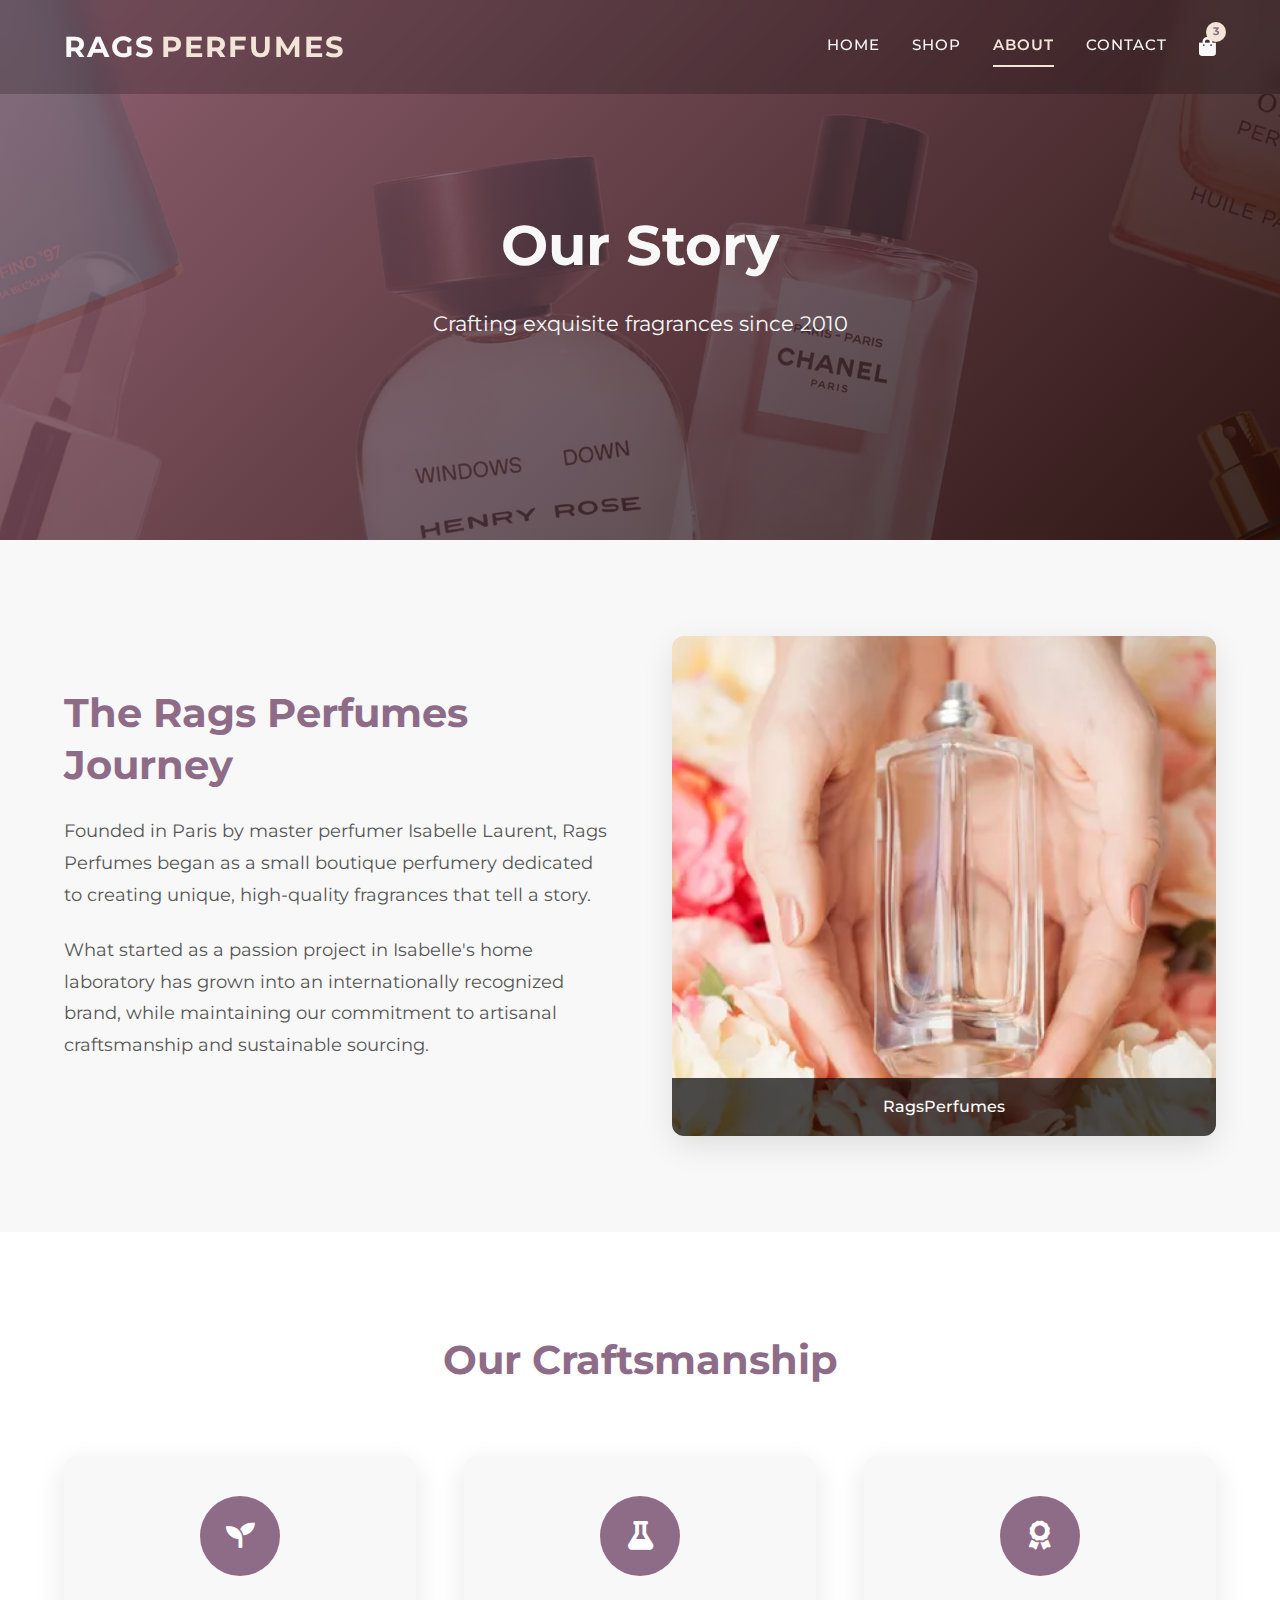
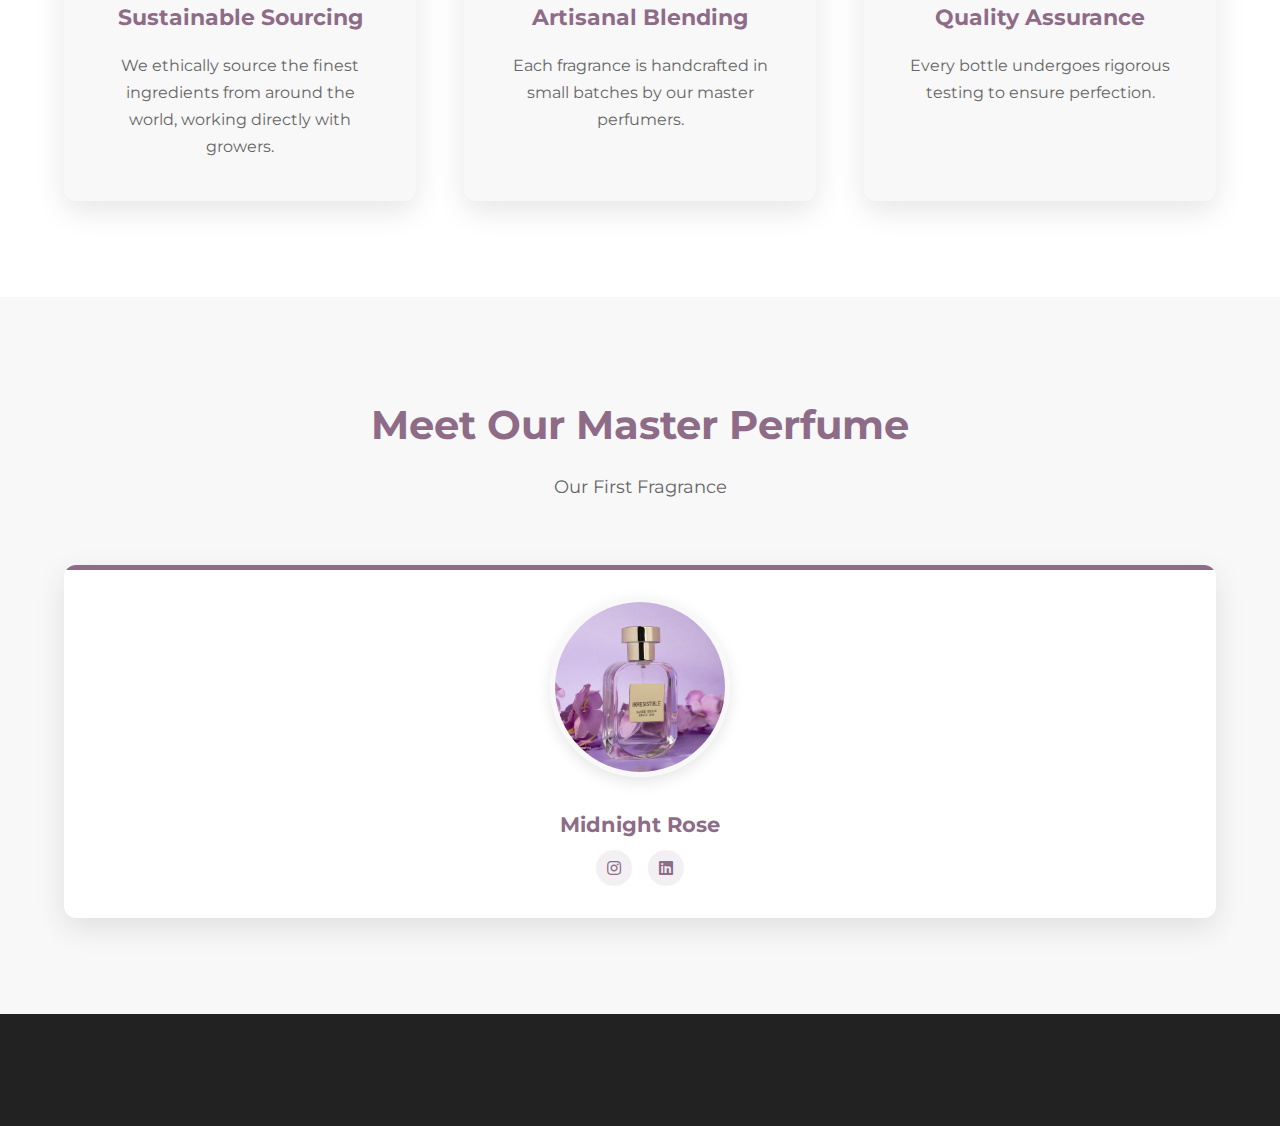
<file: about.html>
<!DOCTYPE html>
<html lang="en">
<head>
    <meta charset="UTF-8">
    <meta name="viewport" content="width=device-width, initial-scale=1.0">
    <title>About Us | Rags Perfumes</title>
    <link rel="stylesheet" href="style.css">
    <link href="https://fonts.googleapis.com/css2?family=Montserrat:wght@300;400;500;600;700&display=swap" rel="stylesheet">
    <link rel="stylesheet" href="https://cdnjs.cloudflare.com/ajax/libs/font-awesome/5.15.3/css/all.min.css">
</head>
<body>
    <header class="about-header" style="background-image: url(bg22.webp);">
        <div class="header-overlay"></div>
        <nav class="navbar">
            <div class="logo">RAGS<span>PERFUMES</span></div>
            <ul class="nav-links">
                <li><a href="index.html">Home</a></li>
                <li><a href="shop.html">Shop</a></li>
                <li><a href="about.html" class="active">About</a></li>
                <li><a href="contact.html">Contact</a></li>
                <li class="cart-icon">
                    <i class="fas fa-shopping-bag"></i>
                    <span class="cart-count">3</span>
                </li>
            </ul>
        </nav>
        <div class="about-header-content">
            <h1>Our Story</h1>
            <p>Crafting exquisite fragrances since 2010</p>
        </div>
    </header>
    <section class="our-story">
        <div class="story-container">
            <div class="story-text">
                <h2>The Rags Perfumes Journey</h2>
                <p>Founded in Paris by master perfumer Isabelle Laurent, Rags Perfumes began as a small boutique perfumery dedicated to creating unique, high-quality fragrances that tell a story.</p>
                <p>What started as a passion project in Isabelle's home laboratory has grown into an internationally recognized brand, while maintaining our commitment to artisanal craftsmanship and sustainable sourcing.</p>
            </div>
            <div class="story-image">
                <img src="bg25.jpg" alt="Our Founder">
                <div class="image-caption">RagsPerfumes</div>
            </div>
        </div>
    </section>
    <section class="craftsmanship">
        <div class="craft-container">
            <h2>Our Craftsmanship</h2>
            <div class="craft-steps">
                <div class="step">
                    <div class="step-icon"><i class="fas fa-seedling"></i></div>
                    <h3>Sustainable Sourcing</h3>
                    <p>We ethically source the finest ingredients from around the world, working directly with growers.</p>
                </div>
                <div class="step">
                    <div class="step-icon"><i class="fas fa-flask"></i></div>
                    <h3>Artisanal Blending</h3>
                    <p>Each fragrance is handcrafted in small batches by our master perfumers.</p>
                </div>
                <div class="step">
                    <div class="step-icon"><i class="fas fa-award"></i></div>
                    <h3>Quality Assurance</h3>
                    <p>Every bottle undergoes rigorous testing to ensure perfection.</p>
                </div>
            </div>
        </div>
    </section>
    <section class="team-section">
        <div class="section-title">
            <h2>Meet Our Master Perfume</h2>
            <p> Our First Fragrance</p>
        </div>
        <div class="team-grid">
            <div class="team-member">
                <img src="perfume16.webp" alt="Midnight rose">
                <h3>Midnight Rose</h3>
                <div class="social-links">
                    <a href="#"><i class="fab fa-instagram"></i></a>
                    <a href="#"><i class="fab fa-linkedin"></i></a>
                </div>
            </div>
        </div>
    </section>
    <footer>
    </footer>
</body>
</html>
</file>
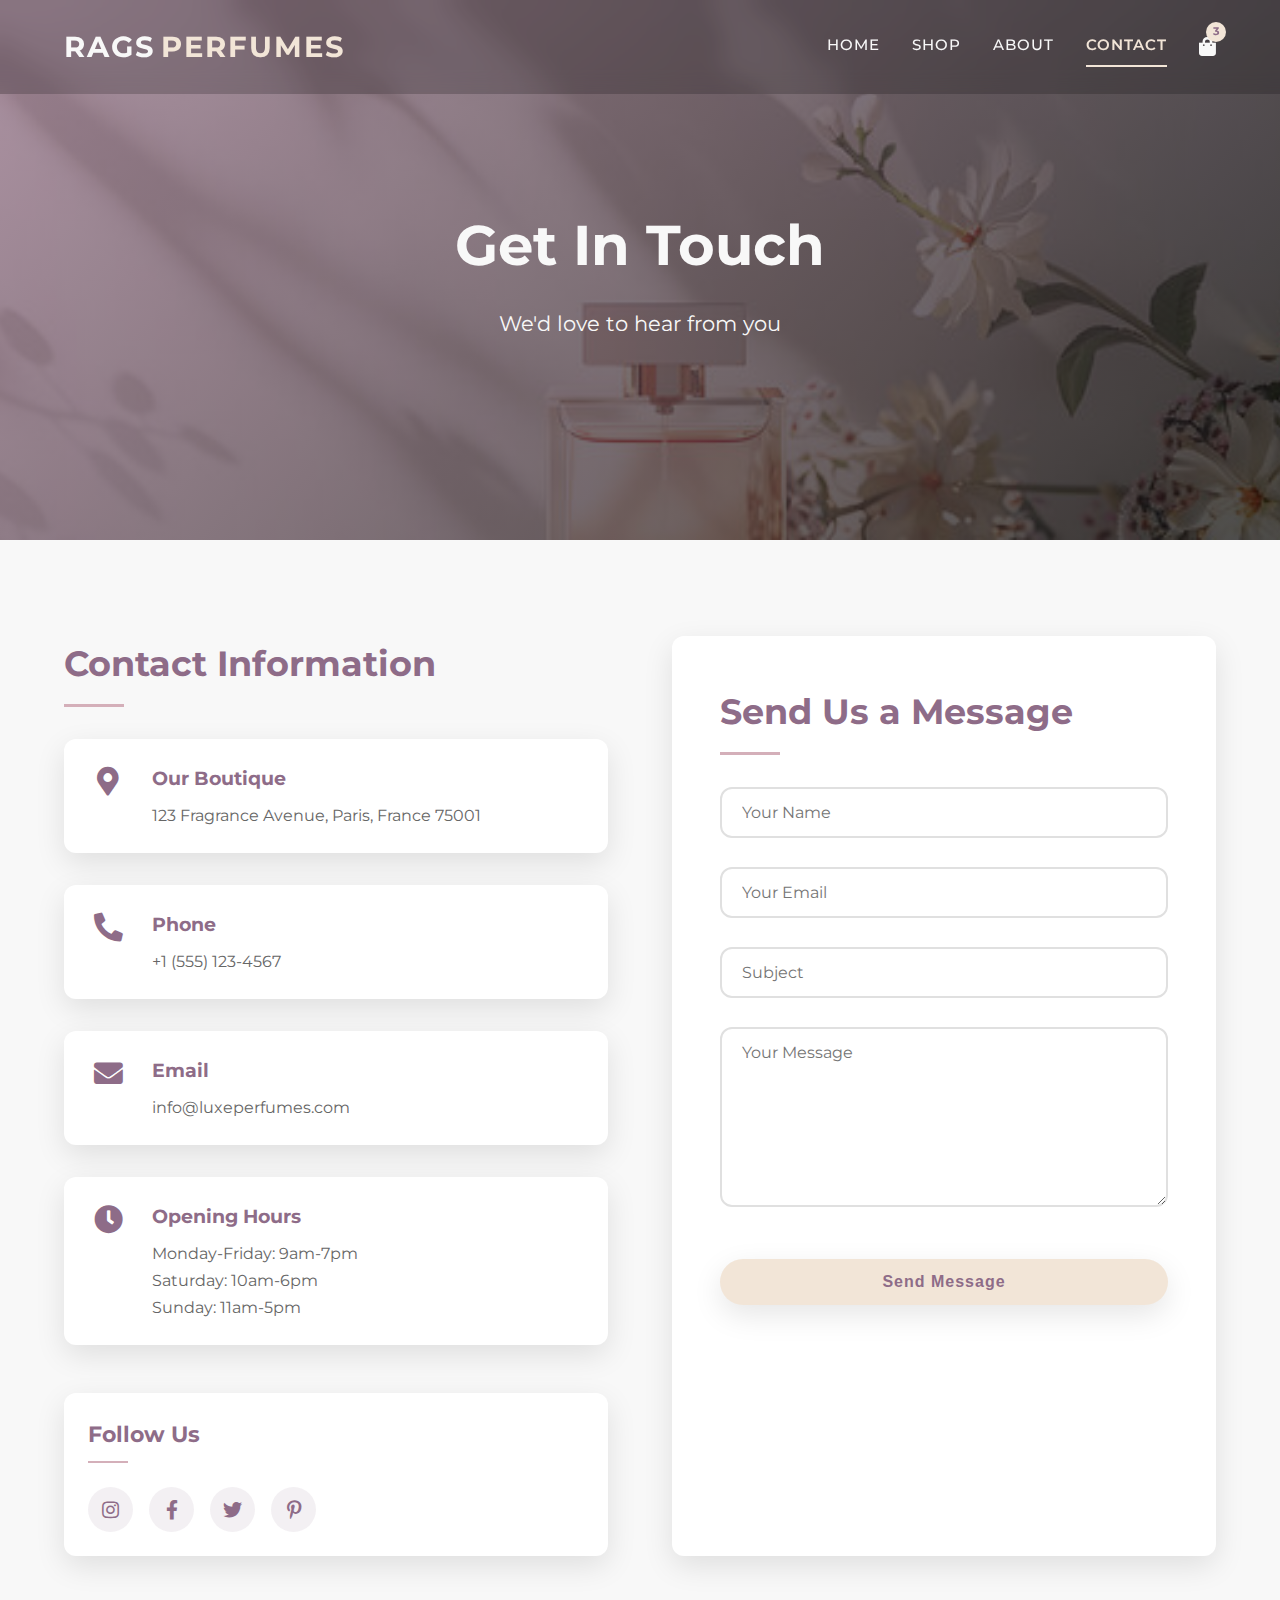
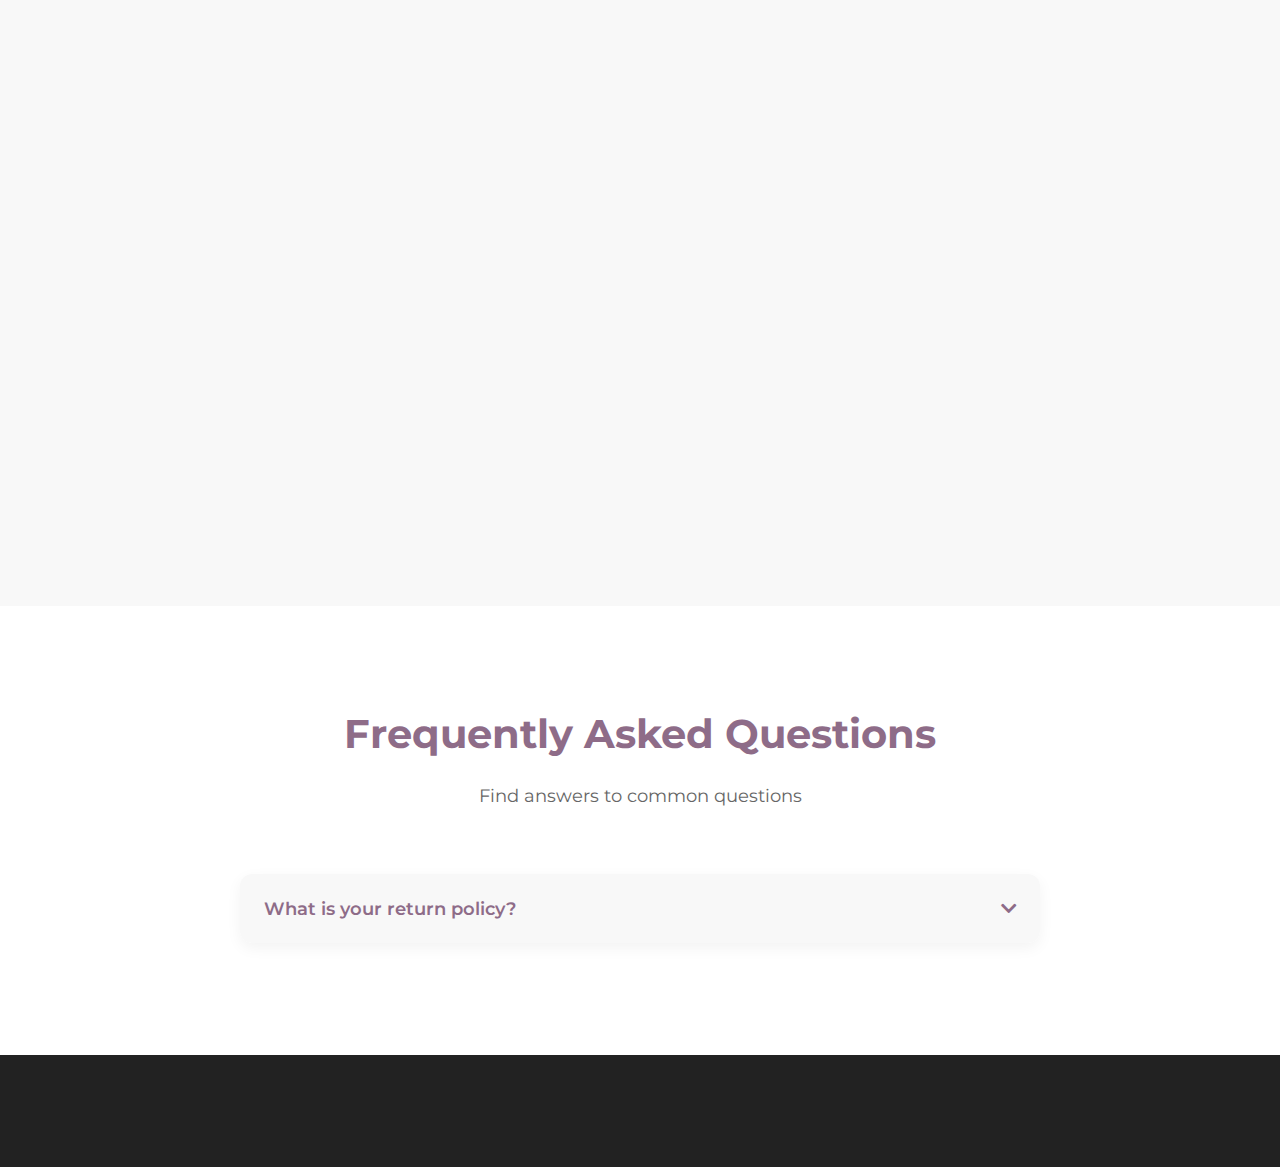
<file: contact.html>
<!DOCTYPE html>
<html lang="en">
<head>
    <meta charset="UTF-8">
    <meta name="viewport" content="width=device-width, initial-scale=1.0">
    <title>Contact Us | Rags Perfumes</title>
    <link rel="stylesheet" href="style.css">
    <link href="https://fonts.googleapis.com/css2?family=Montserrat:wght@300;400;500;600;700&display=swap" rel="stylesheet">
    <link rel="stylesheet" href="https://cdnjs.cloudflare.com/ajax/libs/font-awesome/5.15.3/css/all.min.css">
</head>
<body>
    <header class="contact-header" style="background-image: url('bg12.jpg');">
        <div class="header-overlay"></div>
        <nav class="navbar">
            <div class="logo">RAGS<span>PERFUMES</span></div>
            <ul class="nav-links">
                <li><a href="index.html">Home</a></li>
                <li><a href="shop.html">Shop</a></li>
                <li><a href="about.html">About</a></li>
                <li><a href="contact.html" class="active">Contact</a></li>
                <li class="cart-icon">
                    <i class="fas fa-shopping-bag"></i>
                    <span class="cart-count">3</span>
                </li>
            </ul>
        </nav>
        <div class="contact-header-content">
            <h1>Get In Touch</h1>
            <p>We'd love to hear from you</p>
        </div>
    </header>
    <section class="contact-section">
        <div class="contact-container">
            <div class="contact-info">
                <h2>Contact Information</h2>
                <div class="info-item">
                    <i class="fas fa-map-marker-alt"></i>
                    <div>
                        <h3>Our Boutique</h3>
                        <p>123 Fragrance Avenue, Paris, France 75001</p>
                    </div>
                </div>
                <div class="info-item">
                    <i class="fas fa-phone-alt"></i>
                    <div>
                        <h3>Phone</h3>
                        <p>+1 (555) 123-4567</p>
                    </div>
                </div>
                <div class="info-item">
                    <i class="fas fa-envelope"></i>
                    <div>
                        <h3>Email</h3>
                        <p>info@luxeperfumes.com</p>
                    </div>
                </div>
                <div class="info-item">
                    <i class="fas fa-clock"></i>
                    <div>
                        <h3>Opening Hours</h3>
                        <p>Monday-Friday: 9am-7pm<br>Saturday: 10am-6pm<br>Sunday: 11am-5pm</p>
                    </div>
                </div>
                <div class="social-media">
                    <h3>Follow Us</h3>
                    <div class="social-icons">
                        <a href="#"><i class="fab fa-instagram"></i></a>
                        <a href="#"><i class="fab fa-facebook-f"></i></a>
                        <a href="#"><i class="fab fa-twitter"></i></a>
                        <a href="#"><i class="fab fa-pinterest-p"></i></a>
                    </div>
                </div>
            </div>
            <div class="contact-form">
                <h2>Send Us a Message</h2>
                <form>
                    <div class="form-group">
                        <input type="text" placeholder="Your Name" required>
                    </div>
                    <div class="form-group">
                        <input type="email" placeholder="Your Email" required>
                    </div>
                    <div class="form-group">
                        <input type="text" placeholder="Subject">
                    </div>
                    <div class="form-group">
                        <textarea placeholder="Your Message" rows="5" required></textarea>
                    </div>
                    <button type="submit" class="btn">Send Message</button>
                </form>
            </div>
        </div>
    </section>

    <section class="map-section">
        <iframe src="https://www.google.com/maps/embed?pb=!1m18!1m12!1m3!1d2624.99144060821!2d2.292292615509614!3d48.85837360866186!2m3!1f0!2f0!3f0!3m2!1i1024!2i768!4f13.1!3m3!1m2!1s0x47e66e2964e34e2d%3A0x8ddca9ee380ef7e0!2sEiffel%20Tower!5e0!3m2!1sen!2sfr!4v1620000000000!5m2!1sen!2sfr" width="100%" height="450" style="border:0;" allowfullscreen="" loading="lazy"></iframe>
    </section>

    <section class="faq-section">
        <div class="section-title">
            <h2>Frequently Asked Questions</h2>
            <p>Find answers to common questions</p>
        </div>
        <div class="faq-container">
            <div class="faq-item">
                <button class="faq-question">
                    What is your return policy?
                    <i class="fas fa-chevron-down"></i>
                </button>
                <div class="faq-answer">
                    <p>We accept returns within 30 days of purchase for unopened and unused products. Please contact our customer service team to initiate a return.</p>
                </div>
            </div>
        </div>
    </section>
    <footer>
    </footer>
</body>
</html>
</file>
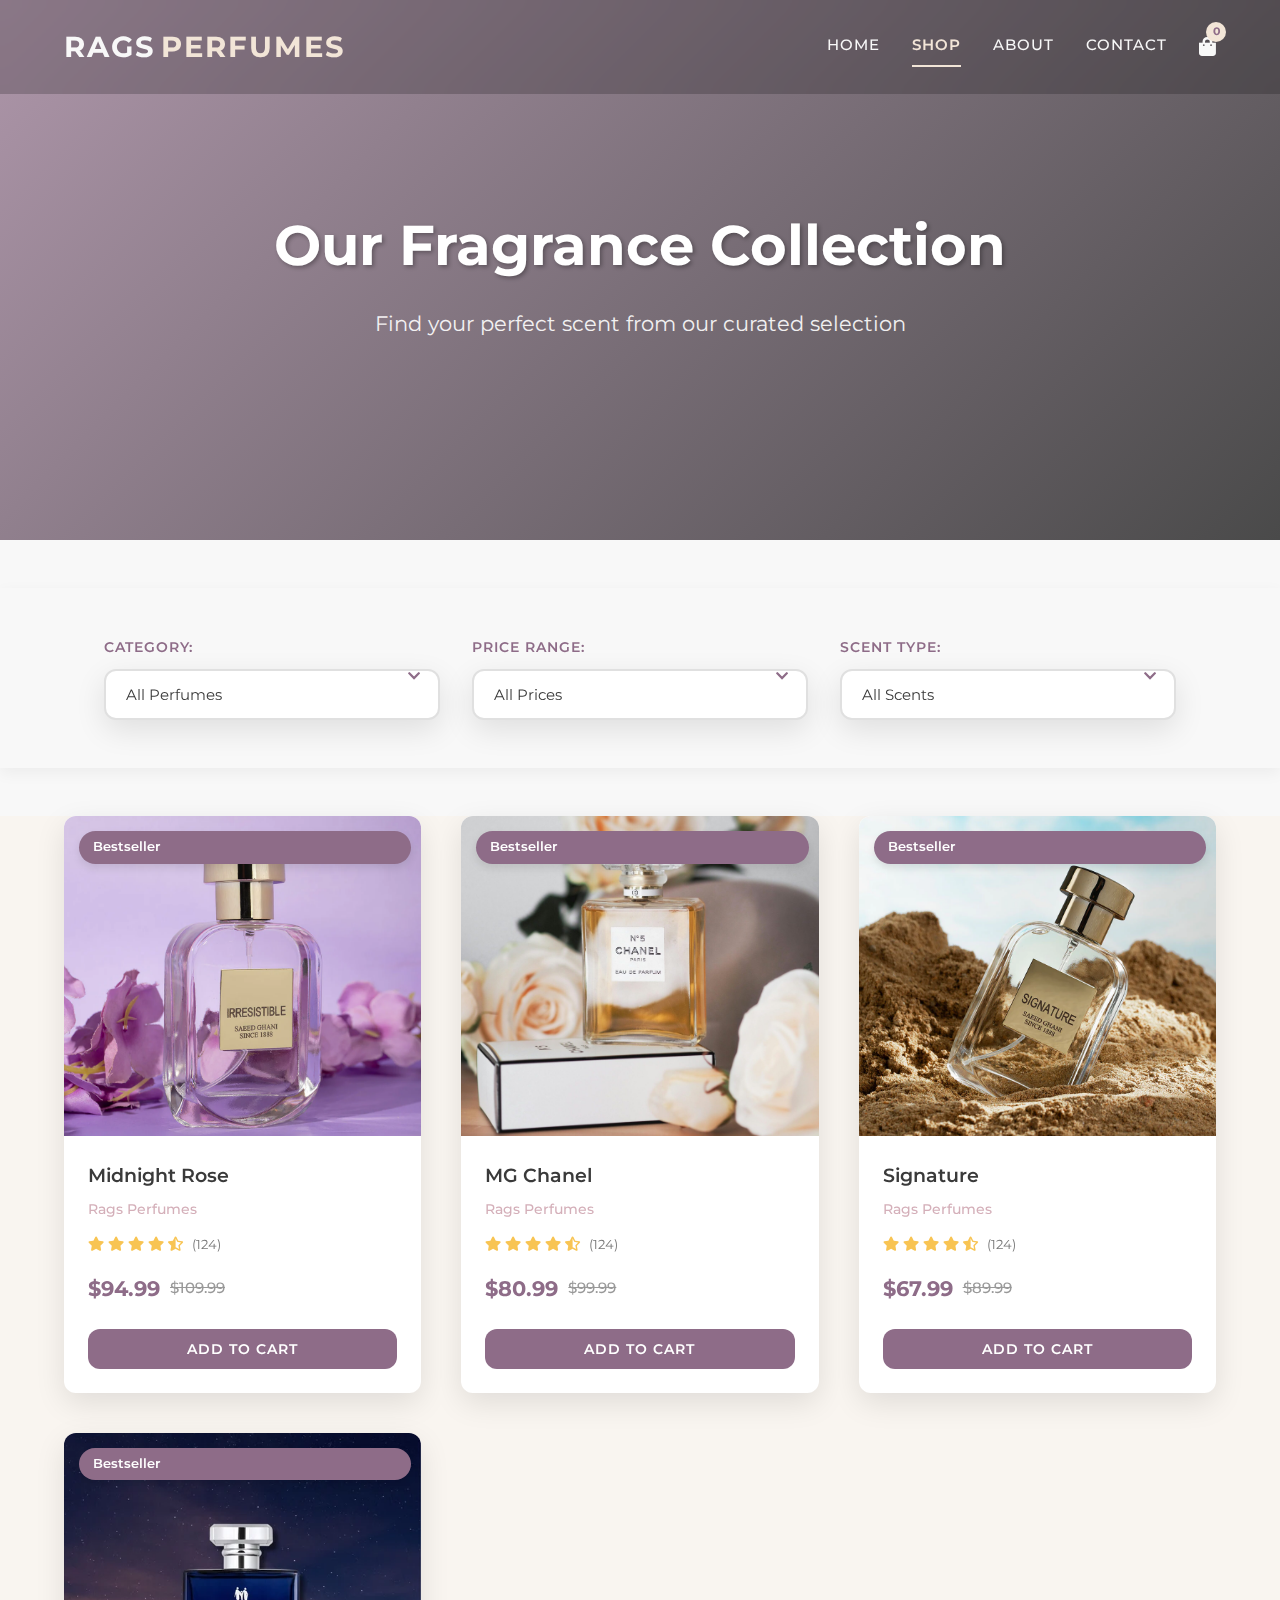
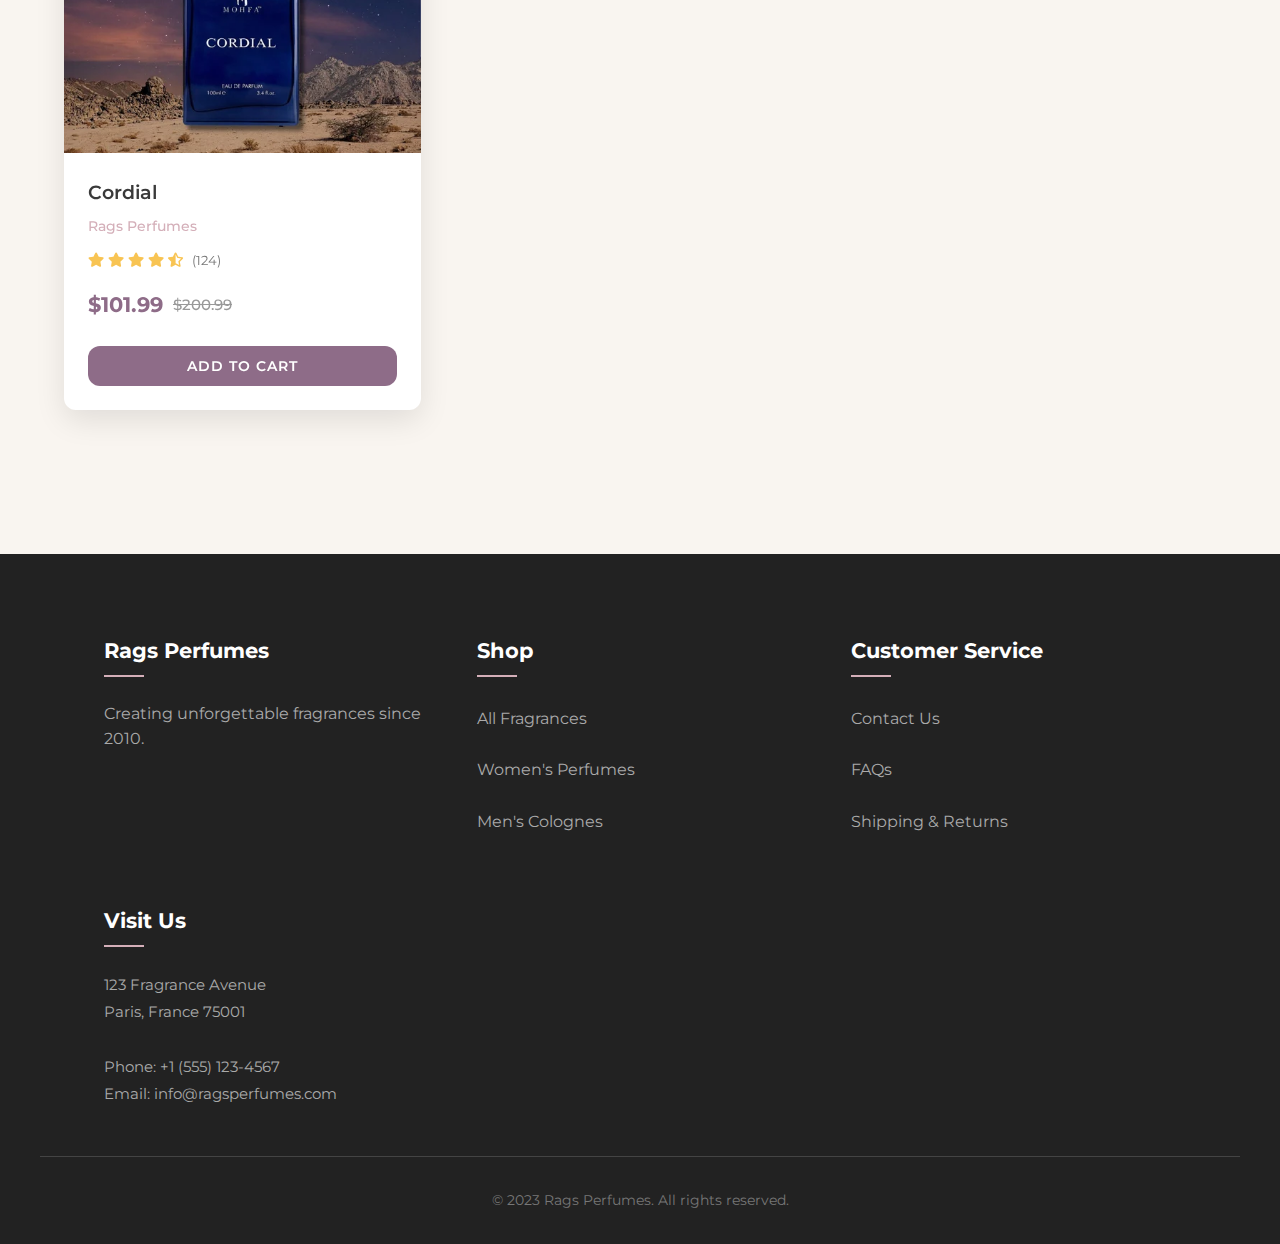
<file: shop.html>
<!DOCTYPE html>
<html lang="en">
<head>
    <meta charset="UTF-8">
    <meta name="viewport" content="width=device-width, initial-scale=1.0">
    <title>Shop | Rags Perfumes</title>
    <link rel="stylesheet" href="style.css">
    <link href="https://fonts.googleapis.com/css2?family=Montserrat:wght@300;400;500;600;700&display=swap" rel="stylesheet">
    <link rel="stylesheet" href="https://cdnjs.cloudflare.com/ajax/libs/font-awesome/5.15.3/css/all.min.css">
</head>
<body>
    <!-- Navigation -->
    <header class="shop-header">
        <div class="header-overlay"></div>
        <nav class="navbar">
            <div class="logo">RAGS<span>PERFUMES</span></div>
            <ul class="nav-links">
                <li><a href="index.html">Home</a></li>
                <li><a href="shop.html" class="active">Shop</a></li>
                <li><a href="about.html">About</a></li>
                <li><a href="contact.html">Contact</a></li>
                <li class="cart-icon" id="cart-icon">
                    <i class="fas fa-shopping-bag"></i>
                    <span class="cart-count">0</span>
                </li>
            </ul>
        </nav>
        <div class="shop-header-content">
            <h1>Our Fragrance Collection</h1>
            <p>Find your perfect scent from our curated selection</p>
        </div>
    </header>

    <!-- Shop Filters -->
    <section class="shop-filters">
        <div class="filter-container">
            <div class="filter-group">
                <label for="category">Category:</label>
                <select id="category">
                    <option value="all">All Perfumes</option>
                    <option value="women">Women's Fragrances</option>
                    <option value="men">Men's Fragrances</option>
                </select>
            </div>
            <div class="filter-group">
                <label for="price">Price Range:</label>
                <select id="price">
                    <option value="all">All Prices</option>
                    <option value="low">Under $50</option>
                    <option value="medium">$50 - $100</option>
                    <option value="high">Over $100</option>
                </select>
            </div>
            <div class="filter-group">
                <label for="scent">Scent Type:</label>
                <select id="scent">
                    <option value="all">All Scents</option>
                    <option value="floral">Floral</option>
                    <option value="woody">Woody</option>
                    <option value="fresh">Fresh</option>
                    <option value="oriental">Oriental</option>
                </select>
            </div>
        </div>
    </section>

    <!-- Product Grid -->
    <section class="product-grid-section">
        <div class="product-grid">
            <!-- Product 1 -->
            <div class="product-card" data-id="1" data-category="women" data-price="94.99" data-scent="floral">
                <div class="product-badge">Bestseller</div>
                <div class="product-img">
                    <img src="perfume16.webp" alt="Midnight Rose">
                </div>
                <div class="product-info">
                    <h3>Midnight Rose</h3>
                    <span class="brand">Rags Perfumes</span>
                    <div class="rating">
                        <i class="fas fa-star"></i>
                        <i class="fas fa-star"></i>
                        <i class="fas fa-star"></i>
                        <i class="fas fa-star"></i>
                        <i class="fas fa-star-half-alt"></i>
                        <span>(124)</span>
                    </div>
                    <div class="price">$94.99 <span class="old-price">$109.99</span></div>
                    <button class="add-to-cart">Add to Cart</button>
                </div>
            </div>
            
            <!-- Product 2 -->
            <div class="product-card" data-id="2" data-category="women" data-price="80.99" data-scent="floral">
                <div class="product-badge">Bestseller</div>
                <div class="product-img">
                    <img src="bg28.jpg" alt="MG Chanel">
                </div>
                <div class="product-info">
                    <h3>MG Chanel</h3>
                    <span class="brand">Rags Perfumes</span>
                    <div class="rating">
                        <i class="fas fa-star"></i>
                        <i class="fas fa-star"></i>
                        <i class="fas fa-star"></i>
                        <i class="fas fa-star"></i>
                        <i class="fas fa-star-half-alt"></i>
                        <span>(124)</span>
                    </div>
                    <div class="price">$80.99 <span class="old-price">$99.99</span></div>
                    <button class="add-to-cart">Add to Cart</button>
                </div>
            </div>
            
            <!-- Product 3 -->
            <div class="product-card" data-id="3" data-category="men" data-price="67.99" data-scent="woody">
                <div class="product-badge">Bestseller</div>
                <div class="product-img">
                    <img src="perfume.webp" alt="Signature">
                </div>
                <div class="product-info">
                    <h3>Signature</h3>
                    <span class="brand">Rags Perfumes</span>
                    <div class="rating">
                        <i class="fas fa-star"></i>
                        <i class="fas fa-star"></i>
                        <i class="fas fa-star"></i>
                        <i class="fas fa-star"></i>
                        <i class="fas fa-star-half-alt"></i>
                        <span>(124)</span>
                    </div>
                    <div class="price">$67.99 <span class="old-price">$89.99</span></div>
                    <button class="add-to-cart">Add to Cart</button>
                </div>
            </div>
            
            <!-- Product 4 -->
            <div class="product-card" data-id="4" data-category="men" data-price="101.99" data-scent="oriental">
                <div class="product-badge">Bestseller</div>
                <div class="product-img">
                    <img src="bg30.webp" alt="Cordial">
                </div>
                <div class="product-info">
                    <h3>Cordial</h3>
                    <span class="brand">Rags Perfumes</span>
                    <div class="rating">
                        <i class="fas fa-star"></i>
                        <i class="fas fa-star"></i>
                        <i class="fas fa-star"></i>
                        <i class="fas fa-star"></i>
                        <i class="fas fa-star-half-alt"></i>
                        <span>(124)</span>
                    </div>
                    <div class="price">$101.99 <span class="old-price">$200.99</span></div>
                    <button class="add-to-cart">Add to Cart</button>
                </div>
            </div>
        </div>
    </section>

    <!-- Cart Modal -->
    <div class="overlay" id="overlay"></div>
    <div class="cart-modal" id="cart-modal">
        <div class="cart-header">
            <h3>Your Cart</h3>
            <button class="close-cart" id="close-cart">&times;</button>
        </div>
        <div class="cart-items" id="cart-items">
            <!-- Cart items will be added here dynamically -->
        </div>
        <div class="cart-total" id="cart-total">
            Total: $0.00
        </div>
        <button class="checkout-btn" id="checkout-btn">Proceed to Checkout</button>
    </div>

    <!-- Footer -->
    <footer>
        <div class="footer-content">
            <div class="footer-column">
                <h3>Rags Perfumes</h3>
                <p>Creating unforgettable fragrances since 2010.</p>
            </div>
            <div class="footer-column">
                <h3>Shop</h3>
                <ul>
                    <li><a href="#">All Fragrances</a></li>
                    <li><a href="#">Women's Perfumes</a></li>
                    <li><a href="#">Men's Colognes</a></li>
                </ul>
            </div>
            <div class="footer-column">
                <h3>Customer Service</h3>
                <ul>
                    <li><a href="#">Contact Us</a></li>
                    <li><a href="#">FAQs</a></li>
                    <li><a href="#">Shipping & Returns</a></li>
                </ul>
            </div>
            <div class="footer-column">
                <h3>Visit Us</h3>
                <address>
                    123 Fragrance Avenue<br>
                    Paris, France 75001<br>
                    <br>
                    Phone: +1 (555) 123-4567<br>
                    Email: info@ragsperfumes.com
                </address>
            </div>
        </div>
        <div class="copyright">
            <p>&copy; 2023 Rags Perfumes. All rights reserved.</p>
        </div>
    </footer>

    <script>
        document.addEventListener('DOMContentLoaded', function() {
            const cart = [];
            const cartIcon = document.getElementById('cart-icon');
            const cartModal = document.getElementById('cart-modal');
            const overlay = document.getElementById('overlay');
            const closeCart = document.getElementById('close-cart');
            const cartItemsContainer = document.getElementById('cart-items');
            const cartTotal = document.getElementById('cart-total');
            const checkoutBtn = document.getElementById('checkout-btn');
            const addToCartButtons = document.querySelectorAll('.add-to-cart');
            const filterSelects = document.querySelectorAll('.filter-container select');
            
            // Toggle cart modal
            cartIcon.addEventListener('click', toggleCart);
            closeCart.addEventListener('click', toggleCart);
            overlay.addEventListener('click', toggleCart);
            
            // Add to cart functionality
            addToCartButtons.forEach(button => {
                button.addEventListener('click', addToCart);
            });
            
            // Filter functionality
            filterSelects.forEach(select => {
                select.addEventListener('change', filterProducts);
            });
            
            // Checkout button
            checkoutBtn.addEventListener('click', proceedToCheckout);
            
            function toggleCart() {
                cartModal.classList.toggle('active');
                overlay.classList.toggle('active');
            }
            
            function addToCart(e) {
                const productCard = e.target.closest('.product-card');
                const productId = productCard.dataset.id;
                const productName = productCard.querySelector('h3').textContent;
                const productPrice = parseFloat(productCard.dataset.price);
                const productImage = productCard.querySelector('img').src;
                
                // Check if product already in cart
                const existingItem = cart.find(item => item.id === productId);
                
                if (existingItem) {
                    existingItem.quantity += 1;
                } else {
                    cart.push({
                        id: productId,
                        name: productName,
                        price: productPrice,
                        image: productImage,
                        quantity: 1
                    });
                }
                
                updateCart();
                toggleCart();
            }
            
            function updateCart() {
                const totalItems = cart.reduce((total, item) => total + item.quantity, 0);
                document.querySelector('.cart-count').textContent = totalItems;
                
                cartItemsContainer.innerHTML = '';
                
                if (cart.length === 0) {
                    cartItemsContainer.innerHTML = '<p>Your cart is empty</p>';
                    cartTotal.textContent = 'Total: $0.00';
                    return;
                }
                
                let total = 0;
                
                cart.forEach(item => {
                    const itemTotal = item.price * item.quantity;
                    total += itemTotal;
                    
                    const cartItemElement = document.createElement('div');
                    cartItemElement.className = 'cart-item';
                    cartItemElement.innerHTML = `
                        <img src="${item.image}" alt="${item.name}" class="cart-item-img">
                        <div class="cart-item-details">
                            <h4 class="cart-item-title">${item.name}</h4>
                            <p class="cart-item-price">$${item.price.toFixed(2)} × ${item.quantity}</p>
                        </div>
                        <button class="remove-item" data-id="${item.id}">&times;</button>
                    `;
                    
                    cartItemsContainer.appendChild(cartItemElement);
                    
                    // Add event listener to remove button
                    const removeButton = cartItemElement.querySelector('.remove-item');
                    removeButton.addEventListener('click', removeFromCart);
                });
                
                cartTotal.textContent = `Total: $${total.toFixed(2)}`;
            }
            
            function removeFromCart(e) {
                const productId = e.target.dataset.id;
                const itemIndex = cart.findIndex(item => item.id === productId);
                
                if (itemIndex !== -1) {
                    cart.splice(itemIndex, 1);
                    updateCart();
                }
            }
            
            function filterProducts() {
                const categoryFilter = document.getElementById('category').value;
                const priceFilter = document.getElementById('price').value;
                const scentFilter = document.getElementById('scent').value;
                
                const products = document.querySelectorAll('.product-card');
                
                products.forEach(product => {
                    const productCategory = product.dataset.category;
                    const productPrice = parseFloat(product.dataset.price);
                    const productScent = product.dataset.scent;
                    
                    let showProduct = true;
                    
                    if (categoryFilter !== 'all' && productCategory !== categoryFilter) {
                        showProduct = false;
                    }
                    
                    if (priceFilter !== 'all') {
                        if (priceFilter === 'low' && productPrice >= 50) {
                            showProduct = false;
                        } else if (priceFilter === 'medium' && (productPrice < 50 || productPrice > 100)) {
                            showProduct = false;
                        } else if (priceFilter === 'high' && productPrice <= 100) {
                            showProduct = false;
                        }
                    }
                    
                    if (scentFilter !== 'all' && productScent !== scentFilter) {
                        showProduct = false;
                    }
                    
                    product.style.display = showProduct ? 'block' : 'none';
                });
            }
            
            function proceedToCheckout() {
                if (cart.length === 0) {
                    alert('Your cart is empty!');
                    return;
                }
                
                alert(`Proceeding to checkout with ${cart.reduce((total, item) => total + item.quantity, 0)} items. Total: $${cart.reduce((total, item) => total + (item.price * item.quantity), 0).toFixed(2)}`);
            
                cart.length = 0;
                updateCart();
                toggleCart();
            }
        });
    </script>
</body>
</html>
</file>
<file: style.css>
:root {
    --primary-color: #8e6c88;       
    --secondary-color: #d4afb9;    
    --accent-color: #f2e5d7;        
    --dark-color: #3a3a3a;          
    --light-color: #f8f8f8;         
    --text-color: #333;            
    --light-text: #f8f8f8;         
    --transition: all 0.3s ease;    
    --border-radius: 12px;          
    --box-shadow: 0 10px 30px rgba(0, 0, 0, 0.1);
}
* {
    margin: 0;
    padding: 0;
    box-sizing: border-box;
}

body {
    font-family: 'Montserrat', sans-serif;
    color: var(--text-color);
    line-height: 1.6;
    background-color: var(--light-color);
    overflow-x: hidden;
}

a {
    text-decoration: none;
    color: inherit;
    transition: var(--transition);
}


.btn {
    display: inline-block;
    background: var(--accent-color);
    color: var(--primary-color);
    padding: 12px 28px;
    border-radius: 30px;
    font-weight: 600;
    letter-spacing: 1px;
    transition: var(--transition);
    border: none;
    cursor: pointer;
    box-shadow: var(--box-shadow);
    position: relative;
    overflow: hidden;
}

.btn:hover {
    background: var(--light-text);
    transform: translateY(-3px);
    box-shadow: 0 15px 30px rgba(0, 0, 0, 0.2);
}

.btn::after {
    content: '';
    position: absolute;
    top: 50%;
    left: 50%;
    width: 5px;
    height: 5px;
    background: rgba(255, 255, 255, 0.5);
    opacity: 0;
    border-radius: 100%;
    transform: scale(1, 1) translate(-50%);
    transform-origin: 50% 50%;
}

.btn:focus:not(:active)::after {
    animation: ripple 1s ease-out;
}

@keyframes ripple {
    0% {
        transform: scale(0, 0);
        opacity: 0.5;
    }
    100% {
        transform: scale(20, 20);
        opacity: 0;
    }
}

header {
    background-size: cover;
    background-position: center;
    background-repeat: no-repeat;
    color: var(--light-text);
    position: relative;
    min-height: 100vh;
    display: flex;
    flex-direction: column;
    background-attachment: fixed;
}

.header-overlay {
    position: absolute;
    top: 0;
    left: 0;
    width: 100%;
    height: 100%;
    background: linear-gradient(135deg, rgba(142, 108, 136, 0.7) 0%, rgba(0, 0, 0, 0.7) 100%);
}

.navbar {
    display: flex;
    justify-content: space-between;
    align-items: center;
    padding: 1.5rem 5%;
    position: relative;
    z-index: 10;
    background: rgba(0, 0, 0, 0.2);
    backdrop-filter: blur(10px);
    -webkit-backdrop-filter: blur(10px);
}

.logo {
    font-size: 1.8rem;
    font-weight: 700;
    letter-spacing: 2px;
    color: var(--light-text);
    display: flex;
    align-items: center;
}

.logo span {
    color: var(--accent-color);
    margin-left: 5px;
}

.nav-links {
    display: flex;
    list-style: none;
}

.nav-links li {
    margin-left: 2rem;
    position: relative;
}

.nav-links a {
    font-weight: 500;
    letter-spacing: 1px;
    transition: var(--transition);
    color: var(--light-text);
    font-size: 0.95rem;
    text-transform: uppercase;
}

.nav-links a:hover {
    color: var(--accent-color);
}

.nav-links a::after {
    content: '';
    position: absolute;
    width: 0;
    height: 2px;
    background: var(--accent-color);
    bottom: -5px;
    left: 0;
    transition: var(--transition);
}

.nav-links a:hover::after,
.nav-links a.active::after {
    width: 100%;
}

.nav-links a.active {
    color: var(--accent-color);
    font-weight: 600;
}

.cart-icon {
    font-size: 1.2rem;
    position: relative;
    cursor: pointer;
    color: var(--light-text);
    transition: var(--transition);
    margin-left: 2rem;
}

.cart-icon:hover {
    color: var(--accent-color);
    transform: translateY(-2px);
}

.cart-count {
    position: absolute;
    top: -10px;
    right: -10px;
    background: var(--accent-color);
    color: var(--primary-color);
    border-radius: 50%;
    width: 20px;
    height: 20px;
    display: flex;
    justify-content: center;
    align-items: center;
    font-size: 0.7rem;
    font-weight: bold;
}

.shop-header {
            background-image: url('bg9.jpg');
            min-height: 50vh;
            background-size: cover;
            background-position: center;
            position: relative;
        }
        
        .shop-header-content {
            position: absolute;
            top: 50%;
            left: 50%;
            transform: translate(-50%, -50%);
            text-align: center;
            width: 100%;
            z-index: 2;
            color: white;
        }
        
        .shop-header-content h1 {
            font-size: 3rem;
            margin-bottom: 1rem;
            text-shadow: 2px 2px 4px rgba(0, 0, 0, 0.3);
        }
        
        .shop-header-content p {
            font-size: 1.5rem;
            opacity: 0.9;
        }
        
        .shop-filters {
            background: rgba(255, 255, 255, 0.9);
            padding: 2rem;
            backdrop-filter: blur(5px);
            box-shadow: 0 5px 15px rgba(0, 0, 0, 0.05);
        }
        
        .filter-container {
            display: flex;
            justify-content: center;
            flex-wrap: wrap;
            gap: 1.5rem;
            max-width: 1200px;
            margin: 0 auto;
        }
        
        .filter-group {
            position: relative;
            min-width: 200px;
        }
        
        .filter-group label {
            display: block;
            margin-bottom: 0.5rem;
            font-weight: 500;
            color: #8e6c88;
        }
        
        .filter-group select {
            width: 100%;
            padding: 0.8rem 1rem;
            border-radius: 30px;
            border: 1px solid #ddd;
            background: white;
            font-family: 'Montserrat', sans-serif;
            appearance: none;
            cursor: pointer;
            transition: all 0.3s ease;
            padding-right: 2.5rem;
        }
        
        .filter-group::after {
            content: '\f078';
            font-family: 'Font Awesome 5 Free';
            font-weight: 900;
            position: absolute;
            right: 1rem;
            top: 50%;
            transform: translateY(-50%);
            pointer-events: none;
            color: #8e6c88;
        }
        
        .filter-group select:focus {
            outline: none;
            border-color: #8e6c88;
            box-shadow: 0 0 0 2px rgba(142, 108, 136, 0.2);
        }
        
        .product-grid-section {
            padding: 3rem 2rem;
            background-color: #f9f5f0;
        }
        
        .product-grid {
            display: grid;
            grid-template-columns: repeat(auto-fill, minmax(280px, 1fr));
            gap: 2rem;
            max-width: 1200px;
            margin: 0 auto;
        }
        
        .product-card {
            background: white;
            border-radius: 10px;
            overflow: hidden;
            box-shadow: 0 5px 15px rgba(0, 0, 0, 0.1);
            position: relative;
            transition: transform 0.3s ease, box-shadow 0.3s ease;
        }
        
        .product-card:hover {
            transform: translateY(-5px);
            box-shadow: 0 10px 25px rgba(0, 0, 0, 0.15);
        }
        
        .product-badge {
            position: absolute;
            top: 10px;
            right: 10px;
            background: #8e6c88;
            color: white;
            padding: 0.3rem 1rem;
            border-radius: 20px;
            font-size: 0.8rem;
            font-weight: 600;
            z-index: 2;
        }
        
        .product-img {
            height: 300px;
            overflow: hidden;
        }
        
        .product-img img {
            width: 100%;
            height: 100%;
            object-fit: cover;
            transition: transform 0.5s ease;
        }
        
        .product-card:hover .product-img img {
            transform: scale(1.05);
        }
        
        .product-info {
            padding: 1.5rem;
        }
        
        .product-info h3 {
            font-size: 1.2rem;
            margin-bottom: 0.3rem;
        }
        
        .product-info .brand {
            color: #d4afb9;
            font-size: 0.9rem;
            margin-bottom: 0.5rem;
            display: block;
        }
        
        .rating {
            color: #ffc107;
            margin-bottom: 0.5rem;
        }
        
        .rating span {
            color: #666;
            font-size: 0.8rem;
            margin-left: 0.5rem;
        }
        
        .price {
            font-weight: 700;
            color: #8e6c88;
            margin: 0.8rem 0;
            font-size: 1.2rem;
        }
        
        .old-price {
            text-decoration: line-through;
            color: #999;
            font-size: 0.9rem;
            margin-left: 0.5rem;
        }
        
        .add-to-cart {
            width: 100%;
            padding: 0.8rem;
            background: #8e6c88;
            color: white;
            border: none;
            border-radius: 30px;
            font-weight: 600;
            cursor: pointer;
            transition: all 0.3s ease;
        }
        
        .add-to-cart:hover {
            background: #7a5a74;
        }
    
        .cart-modal {
            display: none;
            position: fixed;
            top: 0;
            right: 0;
            width: 350px;
            height: 100%;
            background: white;
            box-shadow: -5px 0 15px rgba(0, 0, 0, 0.1);
            z-index: 1000;
            padding: 1.5rem;
            overflow-y: auto;
        }
        
        .cart-modal.active {
            display: block;
        }
        
        .cart-header {
            display: flex;
            justify-content: space-between;
            align-items: center;
            margin-bottom: 1.5rem;
            padding-bottom: 1rem;
            border-bottom: 1px solid #eee;
        }
        
        .close-cart {
            background: none;
            border: none;
            font-size: 1.5rem;
            cursor: pointer;
        }
        
        .cart-items {
            margin-bottom: 1.5rem;
        }
        
        .cart-item {
            display: flex;
            margin-bottom: 1rem;
            padding-bottom: 1rem;
            border-bottom: 1px solid #f5f5f5;
        }
        
        .cart-item-img {
            width: 70px;
            height: 70px;
            object-fit: cover;
            border-radius: 5px;
            margin-right: 1rem;
        }
        
        .cart-item-details {
            flex: 1;
        }
        
        .cart-item-title {
            font-weight: 500;
            margin-bottom: 0.3rem;
        }
        
        .cart-item-price {
            color: #8e6c88;
            font-weight: 600;
        }
        
        .remove-item {
            color: #999;
            background: none;
            border: none;
            cursor: pointer;
        }
        
        .cart-total {
            font-weight: 600;
            margin-bottom: 1.5rem;
            text-align: right;
        }
        
        .checkout-btn {
            width: 100%;
            padding: 1rem;
            background: #8e6c88;
            color: white;
            border: none;
            border-radius: 5px;
            font-weight: 600;
            cursor: pointer;
            transition: all 0.3s ease;
        }
        
        .checkout-btn:hover {
            background: #7a5a74;
        }
        .overlay {
            display: none;
            position: fixed;
            top: 0;
            left: 0;
            width: 100%;
            height: 100%;
            background: rgba(0, 0, 0, 0.5);
            z-index: 999;
        }
        
        .overlay.active {
            display: block;
        }
.header-content {
    position: relative;
    z-index: 2;
    text-align: center;
    margin: auto;
    padding: 0 5%;
    max-width: 900px;
}

.header-content h1 {
    font-size: 4rem;
    margin-bottom: 1.5rem;
    text-shadow: 2px 2px 8px rgba(0, 0, 0, 0.3);
    line-height: 1.2;
    font-weight: 700;
    letter-spacing: 1px;
    animation: fadeInUp 1s ease;
}

.header-content p {
    font-size: 1.5rem;
    margin-bottom: 2.5rem;
    opacity: 0.9;
    animation: fadeInUp 1s ease 0.2s forwards;
    opacity: 0;
}

.header-content .btn {
    animation: fadeInUp 1s ease 0.4s forwards;
    opacity: 0;
}

@keyframes fadeInUp {
    from {
        opacity: 0;
        transform: translateY(20px);
    }
    to {
        opacity: 1;
        transform: translateY(0);
    }
}

.shop-header {
    min-height: 60vh;
    background-image: url('https://images.unsplash.com/photo-1594035910387-fea47794261f?ixlib=rb-1.2.1&auto=format&fit=crop&w=1350&q=80');
}

.shop-header-content {
    position: absolute;
    top: 50%;
    left: 50%;
    transform: translate(-50%, -50%);
    width: 100%;
    padding: 0 5%;
    text-align: center;
}

.shop-header-content h1 {
    font-size: 3.5rem;
    margin-bottom: 1rem;
}

.shop-header-content p {
    font-size: 1.3rem;
    max-width: 700px;
    margin: 0 auto;
}


.shop-filters {
    background-color: var(--light-color);
    padding: 3rem 0;
    margin: 3rem 0;
}

.filter-container {
    max-width: 1200px;
    margin: 0 auto;
    display: flex;
    justify-content: center;
    flex-wrap: wrap;
    gap: 2rem;
    padding: 0 5%;
}

.filter-group {
    position: relative;
    min-width: 250px;
    flex: 1;
}

.filter-group label {
    display: block;
    margin-bottom: 10px;
    font-weight: 600;
    color: var(--primary-color);
    font-size: 0.9rem;
    text-transform: uppercase;
    letter-spacing: 1px;
}

.filter-group select {
    width: 100%;
    padding: 14px 20px;
    border: 2px solid #e0e0e0;
    border-radius: var(--border-radius);
    background-color: white;
    font-family: 'Montserrat', sans-serif;
    font-size: 0.95rem;
    appearance: none;
    cursor: pointer;
    transition: var(--transition);
    box-shadow: var(--box-shadow);
    color: var(--dark-color);
}

.filter-group select:focus {
    outline: none;
    border-color: var(--primary-color);
    box-shadow: 0 0 0 3px rgba(142, 108, 136, 0.2);
}

.filter-group::after {
    content: "\f078";
    font-family: "Font Awesome 5 Free";
    font-weight: 900;
    position: absolute;
    right: 20px;
    bottom: 16px;
    font-size: 14px;
    color: var(--primary-color);
    pointer-events: none;
}

/* Product Grid */
.product-grid-section {
    padding: 0 5% 5rem;
    max-width: 1400px;
    margin: 0 auto;
}

.product-grid {
    display: grid;
    grid-template-columns: repeat(auto-fill, minmax(280px, 1fr));
    gap: 2.5rem;
    margin-bottom: 4rem;
}

.product-card {
    background: white;
    border-radius: var(--border-radius);
    overflow: hidden;
    box-shadow: var(--box-shadow);
    transition: var(--transition);
    position: relative;
}

.product-card:hover {
    transform: translateY(-10px);
    box-shadow: 0 20px 40px rgba(0, 0, 0, 0.15);
}

.product-badge {
    position: absolute;
    top: 15px;
    left: 15px;
    background-color: var(--primary-color);
    color: white;
    padding: 6px 14px;
    border-radius: 30px;
    font-size: 0.8rem;
    font-weight: 600;
    z-index: 2;
    box-shadow: 0 4px 8px rgba(0, 0, 0, 0.1);
}

.product-img {
    height: 320px;
    overflow: hidden;
}

.product-img img {
    width: 100%;
    height: 100%;
    object-fit: cover;
    transition: transform 0.8s ease;
}

.product-card:hover .product-img img {
    transform: scale(1.1);
}

.product-info {
    padding: 1.5rem;
}

.product-info h3 {
    margin: 0 0 8px;
    font-size: 1.2rem;
    color: var(--dark-color);
    font-weight: 600;
}

.product-info .brand {
    display: block;
    font-size: 0.85rem;
    color: var(--secondary-color);
    margin-bottom: 12px;
    font-weight: 500;
}

.rating {
    color: #f8c453;
    margin-bottom: 12px;
    font-size: 0.9rem;
}

.rating span {
    color: #777;
    font-size: 0.8rem;
    margin-left: 5px;
}

.price {
    font-weight: 700;
    font-size: 1.3rem;
    color: var(--primary-color);
    margin: 1rem 0 1.5rem;
    display: flex;
    align-items: center;
}

.old-price {
    text-decoration: line-through;
    color: #999;
    font-size: 0.95rem;
    margin-left: 10px;
    font-weight: 500;
}

.add-to-cart {
    width: 100%;
    padding: 12px;
    background-color: var(--primary-color);
    color: white;
    border: none;
    border-radius: var(--border-radius);
    font-family: 'Montserrat', sans-serif;
    font-weight: 600;
    cursor: pointer;
    transition: var(--transition);
    text-transform: uppercase;
    letter-spacing: 1px;
    font-size: 0.85rem;
}

.add-to-cart:hover {
    background-color: #7a5a74;
    transform: translateY(-2px);
}

/* Pagination */
.pagination {
    display: flex;
    justify-content: center;
    margin: 3rem 0;
}

.pagination a {
    padding: 10px 18px;
    margin: 0 6px;
    border: 2px solid #e0e0e0;
    border-radius: var(--border-radius);
    color: #555;
    text-decoration: none;
    transition: var(--transition);
    font-weight: 600;
    display: flex;
    align-items: center;
}

.pagination a:hover {
    background-color: #f5f5f5;
    border-color: var(--primary-color);
    color: var(--primary-color);
}

.pagination a.active {
    background-color: var(--primary-color);
    color: white;
    border-color: var(--primary-color);
}

.pagination a i {
    margin-left: 6px;
}

.about-header {
    min-height: 60vh;
    background-image: url('https://images.unsplash.com/photo-1595425964079-6b64d0bfd7c3?ixlib=rb-1.2.1&auto=format&fit=crop&w=1350&q=80');
}

.about-header-content {
    position: absolute;
    top: 50%;
    left: 50%;
    transform: translate(-50%, -50%);
    width: 100%;
    text-align: center;
    padding: 0 5%;
}

.about-header-content h1 {
    font-size: 3.5rem;
    margin-bottom: 1rem;
}

.about-header-content p {
    font-size: 1.3rem;
    max-width: 700px;
    margin: 0 auto;
}

/* Our Story Section */
.our-story {
    padding: 6rem 5%;
    background-color: var(--light-color);
}

.story-container {
    max-width: 1200px;
    margin: 0 auto;
    display: grid;
    grid-template-columns: 1fr 1fr;
    gap: 4rem;
    align-items: center;
}

.story-text h2 {
    font-size: 2.5rem;
    color: var(--primary-color);
    margin-bottom: 1.5rem;
    line-height: 1.3;
}

.story-text p {
    margin-bottom: 1.5rem;
    color: #555;
    font-size: 1.1rem;
    line-height: 1.8;
}

.story-image {
    position: relative;
    border-radius: var(--border-radius);
    overflow: hidden;
    box-shadow: var(--box-shadow);
    height: 500px;
}

.story-image img {
    width: 100%;
    height: 100%;
    object-fit: cover;
    transition: transform 0.8s ease;
}

.story-image:hover img {
    transform: scale(1.05);
}

.image-caption {
    position: absolute;
    bottom: 0;
    left: 0;
    width: 100%;
    background: rgba(0, 0, 0, 0.7);
    color: white;
    padding: 1rem;
    text-align: center;
    font-weight: 500;
}


.craftsmanship {
    padding: 6rem 5%;
    background-color: white;
}

.craft-container {
    max-width: 1200px;
    margin: 0 auto;
}

.craft-container h2 {
    text-align: center;
    font-size: 2.5rem;
    color: var(--primary-color);
    margin-bottom: 4rem;
}

.craft-steps {
    display: grid;
    grid-template-columns: repeat(auto-fit, minmax(300px, 1fr));
    gap: 3rem;
}

.step {
    text-align: center;
    padding: 2.5rem;
    background: var(--light-color);
    border-radius: var(--border-radius);
    transition: var(--transition);
    box-shadow: var(--box-shadow);
}

.step:hover {
    transform: translateY(-10px);
    box-shadow: 0 20px 40px rgba(0, 0, 0, 0.15);
}

.step-icon {
    width: 80px;
    height: 80px;
    background: var(--primary-color);
    color: white;
    border-radius: 50%;
    display: flex;
    align-items: center;
    justify-content: center;
    margin: 0 auto 1.5rem;
    font-size: 1.8rem;
    transition: var(--transition);
}

.step:hover .step-icon {
    background: var(--secondary-color);
    transform: rotate(15deg) scale(1.1);
}

.step h3 {
    font-size: 1.4rem;
    margin-bottom: 1rem;
    color: var(--primary-color);
}

.step p {
    color: #666;
    font-size: 1rem;
    line-height: 1.7;
}

/* Team Section */
.team-section {
    padding: 6rem 5%;
    background-color: var(--light-color);
}

.section-title {
    text-align: center;
    margin-bottom: 4rem;
}

.section-title h2 {
    font-size: 2.5rem;
    color: var(--primary-color);
    margin-bottom: 1rem;
}

.section-title p {
    color: #666;
    max-width: 700px;
    margin: 0 auto;
    font-size: 1.1rem;
}

.team-grid {
    display: grid;
    grid-template-columns: repeat(auto-fit, minmax(280px, 1fr));
    gap: 3rem;
    max-width: 1200px;
    margin: 0 auto;
}

.team-member {
    background: white;
    padding: 2rem;
    border-radius: var(--border-radius);
    box-shadow: var(--box-shadow);
    text-align: center;
    transition: var(--transition);
    position: relative;
    overflow: hidden;
}

.team-member:hover {
    transform: translateY(-10px);
    box-shadow: 0 20px 40px rgba(0, 0, 0, 0.15);
}

.team-member::before {
    content: '';
    position: absolute;
    top: 0;
    left: 0;
    width: 100%;
    height: 5px;
    background: var(--primary-color);
    transition: var(--transition);
}

.team-member:hover::before {
    height: 10px;
    background: var(--secondary-color);
}

.team-member img {
    width: 180px;
    height: 180px;
    object-fit: cover;
    border-radius: 50%;
    margin-bottom: 1.5rem;
    border: 5px solid var(--light-color);
    box-shadow: 0 5px 15px rgba(0, 0, 0, 0.1);
    transition: var(--transition);
}

.team-member:hover img {
    transform: scale(1.05);
    border-color: var(--secondary-color);
}

.team-member h3 {
    margin-bottom: 0.5rem;
    font-size: 1.3rem;
    color: var(--primary-color);
}

.team-member p {
    color: var(--secondary-color);
    margin-bottom: 1.5rem;
    font-size: 0.95rem;
}

.social-links {
    display: flex;
    justify-content: center;
    gap: 1rem;
}

.social-links a {
    display: flex;
    align-items: center;
    justify-content: center;
    width: 36px;
    height: 36px;
    background: rgba(142, 108, 136, 0.1);
    color: var(--primary-color);
    border-radius: 50%;
    transition: var(--transition);
    font-size: 1rem;
}

.social-links a:hover {
    background: var(--primary-color);
    color: white;
    transform: translateY(-3px);
}


.contact-header {
    min-height: 60vh;
    background-image: url('https://images.unsplash.com/photo-1528747008800-9f8a0f06163a?ixlib=rb-1.2.1&auto=format&fit=croll&w=1350&q=80');
}

.contact-header-content {
    position: absolute;
    top: 50%;
    left: 50%;
    transform: translate(-50%, -50%);
    width: 100%;
    text-align: center;
    padding: 0 5%;
}

.contact-header-content h1 {
    font-size: 3.5rem;
    margin-bottom: 1rem;
}

.contact-header-content p {
    font-size: 1.3rem;
    max-width: 700px;
    margin: 0 auto;
}


.contact-section {
    padding: 6rem 5%;
    background-color: var(--light-color);
}

.contact-container {
    max-width: 1200px;
    margin: 0 auto;
    display: grid;
    grid-template-columns: 1fr 1fr;
    gap: 4rem;
}

.contact-info h2,
.contact-form h2 {
    font-size: 2.2rem;
    color: var(--primary-color);
    margin-bottom: 2rem;
    position: relative;
    padding-bottom: 15px;
}

.contact-info h2::after,
.contact-form h2::after {
    content: '';
    position: absolute;
    bottom: 0;
    left: 0;
    width: 60px;
    height: 3px;
    background: var(--secondary-color);
}

.info-item {
    display: flex;
    align-items: flex-start;
    gap: 1.5rem;
    margin-bottom: 2rem;
    padding: 1.5rem;
    background: white;
    border-radius: var(--border-radius);
    box-shadow: var(--box-shadow);
    transition: var(--transition);
}

.info-item:hover {
    transform: translateY(-5px);
    box-shadow: 0 15px 30px rgba(0, 0, 0, 0.1);
}

.info-item i {
    font-size: 1.8rem;
    color: var(--primary-color);
    margin-top: 0.3rem;
    min-width: 40px;
    text-align: center;
}

.info-item h3 {
    margin-bottom: 0.5rem;
    font-size: 1.2rem;
    color: var(--primary-color);
}

.info-item p {
    color: #666;
    font-size: 1rem;
    line-height: 1.7;
}

.social-media {
    margin-top: 3rem;
    padding: 1.5rem;
    background: white;
    border-radius: var(--border-radius);
    box-shadow: var(--box-shadow);
}

.social-media h3 {
    margin-bottom: 1.5rem;
    font-size: 1.4rem;
    color: var(--primary-color);
    position: relative;
    padding-bottom: 10px;
}

.social-media h3::after {
    content: '';
    position: absolute;
    bottom: 0;
    left: 0;
    width: 40px;
    height: 2px;
    background: var(--secondary-color);
}

.social-icons {
    display: flex;
    gap: 1rem;
}

.social-icons a {
    display: flex;
    align-items: center;
    justify-content: center;
    width: 45px;
    height: 45px;
    background: rgba(142, 108, 136, 0.1);
    border-radius: 50%;
    transition: var(--transition);
    font-size: 1.2rem;
    color: var(--primary-color);
}

.social-icons a:hover {
    background: var(--primary-color);
    color: white;
    transform: translateY(-5px);
}

.contact-form {
    background: white;
    padding: 3rem;
    border-radius: var(--border-radius);
    box-shadow: var(--box-shadow);
}

.form-group {
    margin-bottom: 1.8rem;
}

.form-group input,
.form-group textarea {
    width: 100%;
    padding: 14px 20px;
    border: 2px solid #e0e0e0;
    border-radius: var(--border-radius);
    font-family: 'Montserrat', sans-serif;
    font-size: 1rem;
    transition: var(--transition);
}

.form-group input:focus,
.form-group textarea:focus {
    outline: none;
    border-color: var(--primary-color);
    box-shadow: 0 0 0 3px rgba(142, 108, 136, 0.2);
}

.form-group textarea {
    resize: vertical;
    min-height: 180px;
}

.contact-form .btn {
    width: 100%;
    padding: 14px;
    font-size: 1rem;
    margin-top: 1rem;
}

/* Map Section */
.map-section {
    padding: 0 5% 6rem;
}

.map-container {
    max-width: 1200px;
    margin: 0 auto;
    border-radius: var(--border-radius);
    overflow: hidden;
    box-shadow: var(--box-shadow);
    height: 500px;
}

.map-container iframe {
    width: 100%;
    height: 100%;
    border: none;
}

/* FAQ Section */
.faq-section {
    padding: 6rem 5%;
    background-color: white;
}

.faq-container {
    max-width: 800px;
    margin: 0 auto;
}

.faq-item {
    margin-bottom: 1rem;
    border-radius: var(--border-radius);
    overflow: hidden;
    box-shadow: 0 5px 15px rgba(0, 0, 0, 0.05);
}

.faq-question {
    width: 100%;
    padding: 1.5rem;
    background: var(--light-color);
    border: none;
    text-align: left;
    font-family: 'Montserrat', sans-serif;
    font-size: 1.1rem;
    font-weight: 600;
    color: var(--primary-color);
    cursor: pointer;
    display: flex;
    justify-content: space-between;
    align-items: center;
    transition: var(--transition);
}

.faq-question:hover {
    background: rgba(142, 108, 136, 0.1);
}

.faq-question i {
    transition: var(--transition);
}

.faq-question.active i {
    transform: rotate(180deg);
}

.faq-answer {
    padding: 0 1.5rem;
    max-height: 0;
    overflow: hidden;
    transition: max-height 0.3s ease;
    background: white;
}

.faq-answer p {
    padding: 1.5rem 0;
    color: #666;
    line-height: 1.7;
}

/* ===== FOOTER STYLES ===== */
footer {
    background: #222;
    color: #aaa;
    padding: 5rem 0 2rem;
    position: relative;
}

.footer-content {
    display: grid;
    grid-template-columns: repeat(auto-fit, minmax(250px, 1fr));
    gap: 3rem;
    max-width: 1200px;
    margin: 0 auto 3rem;
    padding: 0 5%;
}

.footer-column h3 {
    color: white;
    margin-bottom: 1.5rem;
    font-size: 1.3rem;
    position: relative;
    padding-bottom: 10px;
}

.footer-column h3::after {
    content: '';
    position: absolute;
    bottom: 0;
    left: 0;
    width: 40px;
    height: 2px;
    background: var(--secondary-color);
}

.footer-column ul {
    list-style: none;
}

.footer-column ul li {
    margin-bottom: 1rem;
}

.footer-column ul li a {
    transition: var(--transition);
    display: block;
    padding: 5px 0;
}

.footer-column ul li a:hover {
    color: var(--accent-color);
    transform: translateX(5px);
}

.footer-gallery {
    display: grid;
    grid-template-columns: repeat(3, 1fr);
    gap: 0.8rem;
    margin-top: 1rem;
}

.footer-gallery img {
    width: 100%;
    border-radius: 8px;
    transition: var(--transition);
    cursor: pointer;
}

.footer-gallery img:hover {
    transform: scale(1.05);
    opacity: 0.8;
}

.store-image img {
    width: 100%;
    border-radius: var(--border-radius);
    margin-top: 1rem;
    box-shadow: var(--box-shadow);
    transition: var(--transition);
}

.store-image:hover img {
    transform: scale(1.03);
}

address {
    font-style: normal;
    line-height: 1.8;
    font-size: 0.95rem;
}

.copyright {
    text-align: center;
    padding-top: 2rem;
    border-top: 1px solid #444;
    max-width: 1200px;
    margin: 0 auto;
    font-size: 0.9rem;
    color: #777;
}

@media (max-width: 1200px) {
    .header-content h1 {
        font-size: 3.5rem;
    }
    
    .shop-header-content h1,
    .about-header-content h1,
    .contact-header-content h1 {
        font-size: 3rem;
    }
}

@media (max-width: 992px) {
    .header-content h1 {
        font-size: 3rem;
    }
    
    .story-container,
    .contact-container {
        grid-template-columns: 1fr;
        gap: 3rem;
    }
    
    .story-image {
        order: -1;
        height: 400px;
    }
    
    .contact-info {
        order: -1;
    }
}

@media (max-width: 768px) {
    .navbar {
        flex-direction: column;
        padding: 1rem 5%;
    }
    
    .nav-links {
        margin-top: 1.5rem;
        width: 100%;
        justify-content: space-between;
    }
    
    .nav-links li {
        margin-left: 0;
    }
    
    .header-content h1 {
        font-size: 2.5rem;
    }
    
    .header-content p,
    .shop-header-content p,
    .about-header-content p,
    .contact-header-content p {
        font-size: 1.2rem;
    }
    
    .shop-header-content h1,
    .about-header-content h1,
    .contact-header-content h1 {
        font-size: 2.5rem;
    }
    
    .filter-container {
        flex-direction: column;
    }
    
    .filter-group {
        width: 100%;
    }
    
    .section-title h2 {
        font-size: 2rem;
    }
    
    .footer-content {
        grid-template-columns: 1fr 1fr;
    }
}

@media (max-width: 576px) {
    .header-content h1 {
        font-size: 2.2rem;
    }
    
    .header-content p {
        font-size: 1.1rem;
    }
    
    .btn {
        width: 100%;
    }
    
    .product-grid {
        grid-template-columns: 1fr;
    }
    
    .craft-steps {
        grid-template-columns: 1fr;
    }
    
    .footer-content {
        grid-template-columns: 1fr;
    }
    
    .footer-column {
        text-align: center;
    }
    
    .footer-column h3::after {
        left: 50%;
        transform: translateX(-50%);
    }
    
    .footer-gallery {
        grid-template-columns: repeat(2, 1fr);
    }
    
    .social-icons,
    .social-links {
        justify-content: center;
    }
}
</file>
